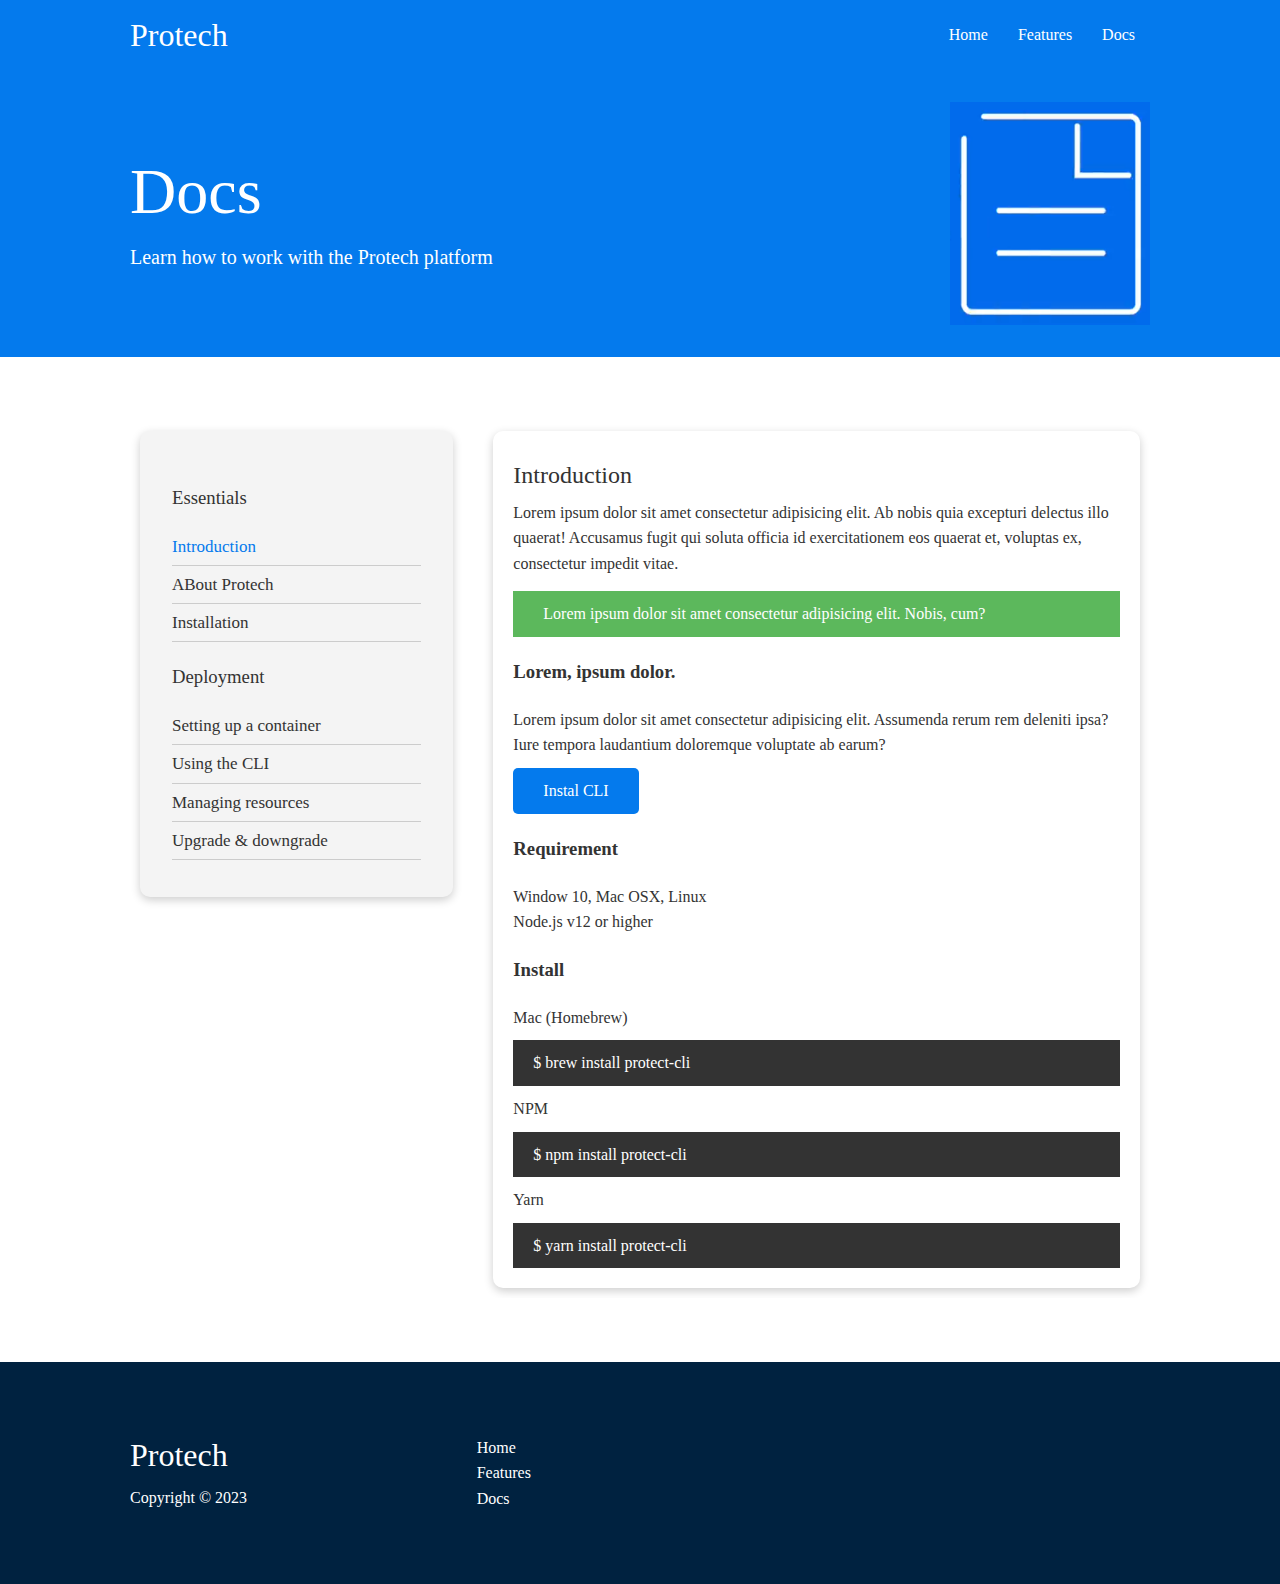
<file: docs.html>
<!DOCTYPE html>
<html lang="en">
<head>
    <meta charset="UTF-8">
    <meta name="viewport" content="width=device-width, initial-scale=1.0">
    <title>Pro|tech.</title>
    <!-- link for fontawesome -->
    <link rel="stylesheet" href="https://cdnjs.cloudflare.com/ajax/libs/font-awesome/6.4.2/css/all.min.css" integrity="sha512-z3gLpd7yknf1YoNbCzqRKc4qyor8gaKU1qmn+CShxbuBusANI9QpRohGBreCFkKxLhei6S9CQXFEbbKuqLg0DA==" crossorigin="anonymous" referrerpolicy="no-referrer" />

    <!-- link for css styling -->
    <link rel="stylesheet" href="main.css" type="text/css">

    <!-- link for frameworkk or utilities -->
    <link rel="stylesheet" href="utilities.css" type="text/css">
</head>
<body>
    <!-- navbar -->
    <div class="navbar">
        <div class="container flex">
            <h1 class="logo">Protech</h1>
            <nav>
                <ul>
                    <li><a href="index.html">Home</a></li>
                    <li><a href="features.html">Features</a></li>
                    <li><a href="docs.html">Docs</a></li>
                </ul>
            </nav>
        </div>
    </div>

    <!-- head -->
    <section class="docs-head bg-primary py-3">
        <div class="container grid">
            <div>
                <h1 class="xl">Docs</h1>
                <p class="lead">Learn how to work with the Protech platform</p>
            </div>
            <img src="docs.png" alt="">
        </div>
    </section>

    <!-- Docs main -->
    <section class="docs-main my-4">
        <div class="container grid">
            <div class="card bg-light p-3">
                <h3 class="my-2">Essentials</h3>
                <nav>
                    <ul>
                        <li><a class="text-primary" href="#">Introduction</a></li>
                        <li><a href="#">ABout Protech</a></li>
                        <li><a href="#">Installation</a></li>
                    </ul>
                </nav>

                <h3 class="my-2">Deployment</h3>
                <nav>
                    <ul>
                        <li><a href="#">Setting up a container</a></li>
                        <li><a href="#">Using the CLI</a></li>
                        <li><a href="#">Managing resources</a></li>
                        <li><a href="#">Upgrade & downgrade</a></li>
                    </ul>
                </nav>
            </div>
            <div class="card">
                <h2>Introduction</h2>
                <p>Lorem ipsum dolor sit amet consectetur adipisicing elit. Ab nobis quia excepturi delectus illo quaerat! Accusamus fugit qui soluta officia id exercitationem eos quaerat et, voluptas ex, consectetur impedit vitae.</p>

                <div class="alert alert-success">
                    <i class="fas fa-info"></i> Lorem ipsum dolor sit amet consectetur adipisicing elit. Nobis, cum?
                </div>

                <h3>Lorem, ipsum dolor.</h3>
                <p>Lorem ipsum dolor sit amet consectetur adipisicing elit. Assumenda rerum rem deleniti ipsa? Iure tempora laudantium doloremque voluptate ab earum?</p>
                <a href="#" class="btn btn-primary">Instal CLI</a>

                <h3>Requirement</h3>
                <ul>
                    <li>Window 10, Mac OSX, Linux</li>
                    <li>Node.js v12 or higher</li>
                </ul>

                <h3>Install</h3>
                <p>Mac (Homebrew)</p>
                <pre><code>$ brew install protect-cli</code></pre>
                <p>NPM</p>
                <pre><code>$ npm install protect-cli</code></pre>
                <p>Yarn</p>
                <pre><code>$ yarn install protect-cli</code></pre>
            </div>
        </div>
    </section>


    <!-- Footer -->
    <footer class="footer bg-dark py-5">
        <div class="container grid grid-3">
            <div>
                <h1>Protech</h1>
                <p>Copyright &copy; 2023</p>
            </div>
            <nav>
                <ul>
                    <li><a href="index.html">Home</a></li>
                    <li><a href="features.html">Features</a></li>
                    <li><a href="docs.html">Docs</a></li>
                </ul>
            </nav>
            <div class="social">
                <a href="#"><i class="fab fa-twitter fa-2x"></i></a>
                <a href="#"><i class="fab fa-facebook fa-2x"></i></a>
                <a href="#"><i class="fab fa-instagram fa-2x"></i></a>
                <a href="#"><i class="fab fa-whatsapp fa-2x"></i></a>
            </div>
        </div>
    </footer>
</body>
</html>
</file>
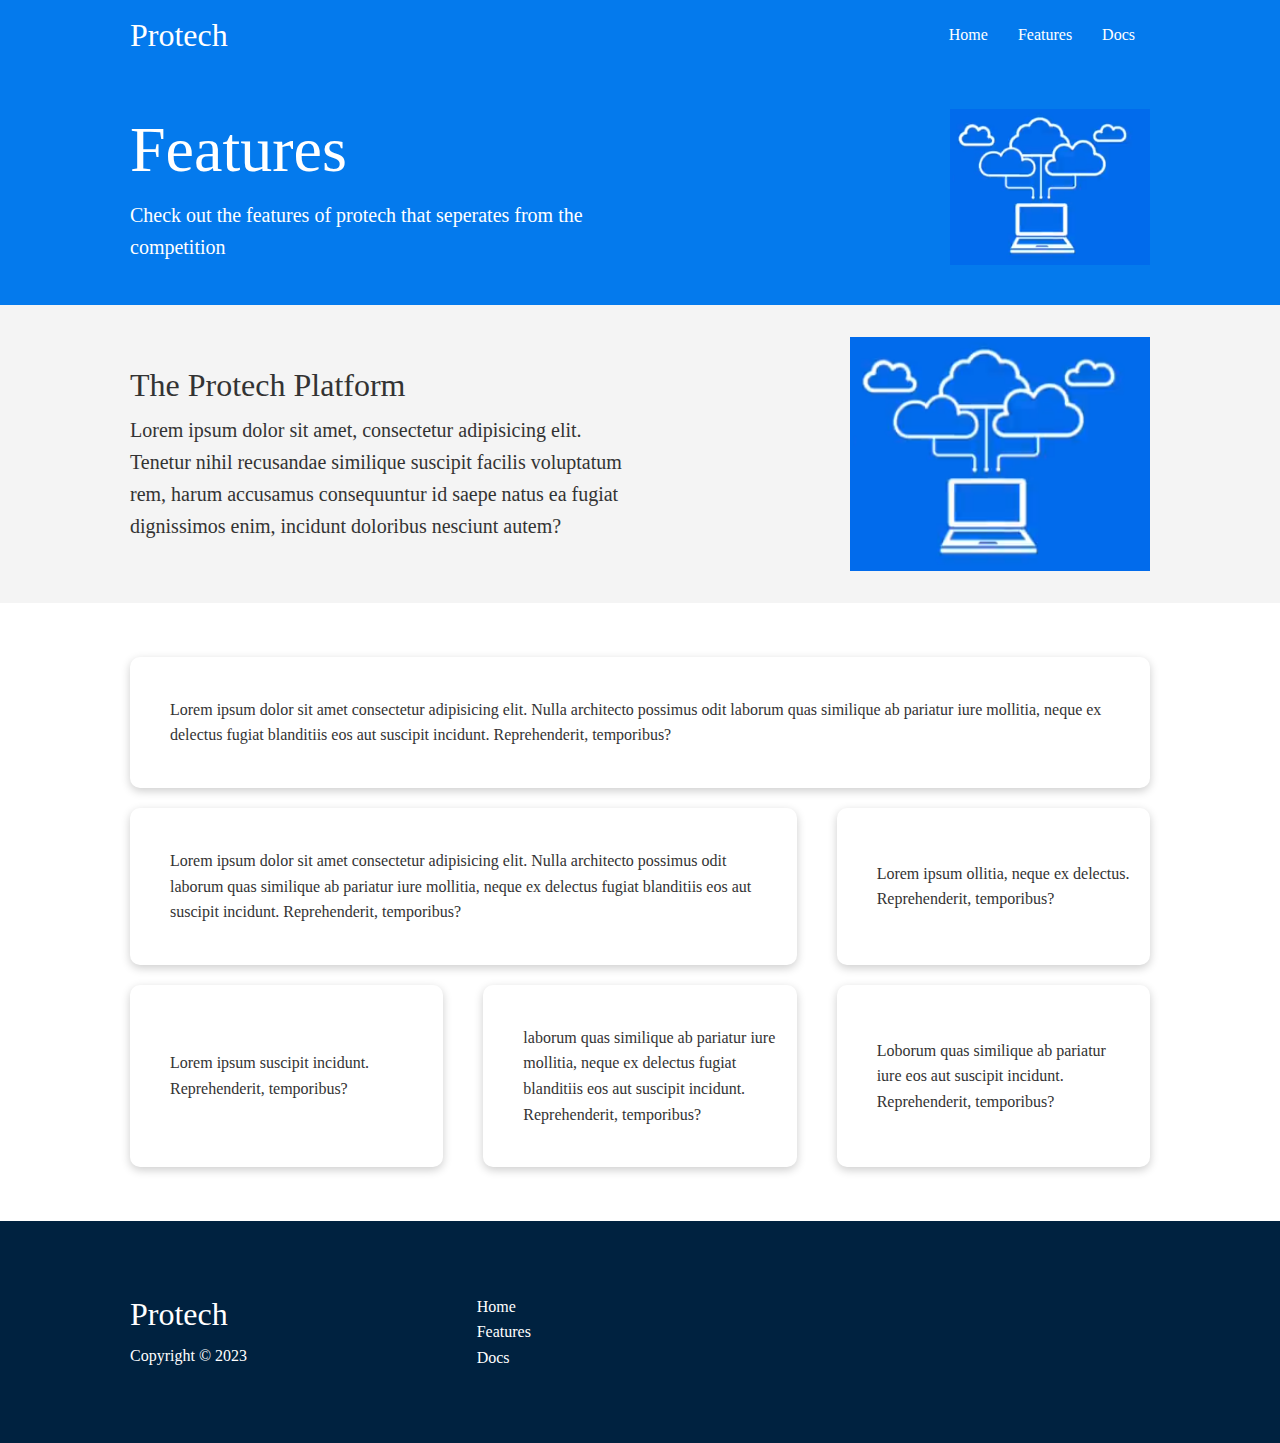
<file: features.html>
<!DOCTYPE html>
<html lang="en">
<head>
    <meta charset="UTF-8">
    <meta name="viewport" content="width=device-width, initial-scale=1.0">
    <title>Pro|tech.</title>
    <!-- link for fontawesome -->
    <link rel="stylesheet" href="https://cdnjs.cloudflare.com/ajax/libs/font-awesome/6.4.2/css/all.min.css" integrity="sha512-z3gLpd7yknf1YoNbCzqRKc4qyor8gaKU1qmn+CShxbuBusANI9QpRohGBreCFkKxLhei6S9CQXFEbbKuqLg0DA==" crossorigin="anonymous" referrerpolicy="no-referrer" />

    <!-- link for css styling -->
    <link rel="stylesheet" href="main.css" type="text/css">

    <!-- link for frameworkk or utilities -->
    <link rel="stylesheet" href="utilities.css" type="text/css">
</head>
<body>
    <!-- navbar -->
    <div class="navbar">
        <div class="container flex">
            <h1 class="logo">Protech</h1>
            <nav>
                <ul>
                    <li><a href="index.html">Home</a></li>
                    <li><a href="features.html">Features</a></li>
                    <li><a href="docs.html">Docs</a></li>
                </ul>
            </nav>
        </div>
    </div>

    <!-- head -->
    <section class="features-head bg-primary py-3">
        <div class="container grid">
            <div>
                <h1 class="xl">Features</h1>
                <p class="lead">Check out the features of protech that seperates from the competition</p>
            </div>
            <img src="cloud.PNG" alt="">
        </div>
    </section>

    <!-- sub head -->
    <section class="features-sub-head bg-light py-3">
        <div class="container grid">
            <div>
                <h1 class="md">The Protech Platform</h1>
                <p class="lead">Lorem ipsum dolor sit amet, consectetur adipisicing elit. Tenetur nihil recusandae similique suscipit facilis voluptatum rem, harum accusamus consequuntur id saepe natus ea fugiat dignissimos enim, incidunt doloribus nesciunt autem?</p>
            </div>
            <img src="cloud.PNG" alt="">
        </div>
    </section>



    <section class="features-main my-2">
        <div class="container grid grid-3">
            <div class="card flex">
                <i class="fas fa-server fa-3x"></i>
                <p>Lorem ipsum dolor sit amet consectetur adipisicing elit. Nulla architecto possimus odit laborum quas similique ab pariatur iure mollitia, neque ex delectus fugiat blanditiis eos aut suscipit incidunt. Reprehenderit, temporibus?</p>
            </div>
            <div class="card flex">
                <i class="fas fa-laptop-file fa-3x"></i>
                <p>Lorem ipsum dolor sit amet consectetur adipisicing elit. Nulla architecto possimus odit laborum quas similique ab pariatur iure mollitia, neque ex delectus fugiat blanditiis eos aut suscipit incidunt. Reprehenderit, temporibus?</p>
            </div>
            <div class="card flex">
                <i class="fas fa-database fa-3x"></i>
                <p>Lorem ipsum ollitia, neque ex delectus. Reprehenderit, temporibus?</p>
            </div>
            <div class="card flex">
                <i class="fas fa-upload fa-3x"></i>
                <p>Lorem ipsum  suscipit incidunt. Reprehenderit, temporibus?</p>
            </div>
            <div class="card flex">
                <i class="fas fa-power-off fa-3x"></i>
                <p>laborum quas similique ab pariatur iure mollitia, neque ex delectus fugiat blanditiis eos aut suscipit incidunt. Reprehenderit, temporibus?</p>
            </div>
            <div class="card flex">
                <i class="fas fa-laptop-code fa-3x"></i>
                <p>Loborum quas similique ab pariatur iure eos aut suscipit incidunt. Reprehenderit, temporibus?</p>
            </div>
        </div>
    </section>

    <!-- Footer -->
    <footer class="footer bg-dark py-5">
        <div class="container grid grid-3">
            <div>
                <h1>Protech</h1>
                <p>Copyright &copy; 2023</p>
            </div>
            <nav>
                <ul>
                    <li><a href="index.html">Home</a></li>
                    <li><a href="features.html">Features</a></li>
                    <li><a href="docs.html">Docs</a></li>
                </ul>
            </nav>
            <div class="social">
                <a href="#"><i class="fab fa-twitter fa-2x"></i></a>
                <a href="#"><i class="fab fa-facebook fa-2x"></i></a>
                <a href="#"><i class="fab fa-instagram fa-2x"></i></a>
                <a href="#"><i class="fab fa-whatsapp fa-2x"></i></a>
            </div>
        </div>
    </footer>
</body>
</html>
</file>
<file: main.css>
*{
    margin: 0;
    padding: 0;
    box-sizing: border-box;
    font-family: poppins;
}

:root{
    --primary-color: #047aed; 
    --secondary-color: #1c3fa8; 
    --dark-color: #002240; 
    --light-color: #f4f4f4; 
    --success-color: #5cb85c; 
    --error-color: #d9534f; 
}


body{
    color: #333;
    line-height: 1.6;
}
ul{
    list-style-type: none;
}
a{
    text-decoration: none;
    color: #333;
}
h1, h2{
    font-weight: 300;
    line-height: 1.2;
    margin: 10px 0;
}
p{
    margin: 10px 0;
}
img{
    width: 100%;
}

code, pre{
    background: #333;
    color: #fff;
    padding: 10px;
}


/* header styling */
.navbar{
    background-color: var(--primary-color);
    color: #fff;
    height: 70px;
}

.navbar ul{
    display: flex;
}

.navbar a{
    color: #fff;
    padding: 10px;
    margin: 0 5px;
}

.navbar a:hover{
    border-bottom: 2px #fff solid;
}

.navbar .flex{
    justify-content: space-between;
}

/* showcase */
.showcase{
    height: 400px;
    background-color: var(--primary-color);
    color: #fff;
    position: relative;
}

.showcase h1{
    font-size: 40px;
}

.showcase p{
    margin: 20px 0;
}

.showcase .grid{
    overflow: visible;
    grid-template-columns: 55% 45%;
    gap: 30px;
}

.showcase-text{
    animation: slideInFromLeft 1s ease-in;
}

.showcase-form{
    position: relative;
    top: 60px;
    height: 350px;
    width: 400px;
    padding: 40px;
    z-index: 100;
    animation: slideInFromRight 1s ease-in;
}

.showcase-form .form-control{
    margin: 30px 0;
}

.showcase-form input[type='text'],
.showcase-form input[type='email']{
    border: 0;
    border-bottom: 1px solid #b4becb;
    width: 100%;
    padding: 3px;
    font-size: 16px;
}

.showcase-form input:focus{
    outline: none;
}

.showcase::before,
.showcase::after{
    content: '';
    position: absolute;
    height: 100px;
    bottom: -70px;
    right: 0;
    left: 0;
    background: white;
    transform: skewY(-3deg);
    -webkit-transform: skewY(-3deg);
    -moz-transform: skewY(-3deg);
    -ms-transform: skewY(-3deg);
}

/* stats */
.stats{
    padding-top: 100px;
    animation: slideInFromBottom 1s ease-in;

}

.stats-headings{
    max-width: 500px;
    margin: 0 auto;
}

.stats .grid h3{
    font-size: 35px;
}

.stats .grid p{
    font-size: 20px;
    font-weight: bold;
}

/* Cli */
.cli .grid{
    grid-template-columns: repeat(3, 1fr);
    grid-template-rows: repeat(2, 1fr);
}

.cli .grid > *:first-child {
    grid-column: 1 / span 2;
    grid-row: 1 / span 2;
}

/* Cloud */
.cloud .grid{
    grid-template-columns: 4fr 3fr;
}

/* Languages */

.languages .flex{
    flex-wrap: wrap;
}
.languages .card{
    text-align: center;
    margin: 18px 10px 40px;
    transition: .2s ease-in;
}

.languages .card h4{
    font-size: 20px;
    margin-bottom: 10px;
}

.languages .card:hover{
    transform: translateY(-15px);
}


/* FEatures */
.features-head img, 
.docs-head img{
    width: 200px;
    justify-self: flex-end;
}

.features-sub-head img{
    width: 300px;
    justify-self: flex-end;
}

.features-main .card > i{
    margin-right: 20px;
}

.features-main .grid{
    padding: 30px;
}

.features-main .grid > *:first-child{
    grid-column: 1 / span 3;
}

.features-main .grid > *:nth-child(2){
    grid-column: 1 / span 2; 
}

/* Docs */
.docs-main h3{
    margin: 20px 0;
}

.docs-main .grid{
    grid-template-columns: 1fr 2fr;
    align-items: flex-start;
}

.docs-main nav li{
    font-size: 17px;
    padding-bottom: 5px;
    margin-bottom: 5px;
    border-bottom: 1px solid #ccc;
}

.docs-main a:hover{
    font-weight: bold;
}


/* Footer */
.footer .social a{
    margin: 0 10px;
}


/* ANIMATIONS */
@keyframes slideInFromLeft {
    0%{
        transform: translateX(-100%);
    }

    100%{
        transform: translateX(0);
    }
}

@keyframes slideInFromRight {
    0%{
        transform: translateX(100%);
    }

    100%{
        transform: translateX(0);
    }
}

@keyframes slideInFromTop {
    0%{
        transform: translateY(-100%);
    }

    100%{
        transform: translateX(0);
    }
}

@keyframes slideInFromBottom {
    0%{
        transform: translateY(100%);
    }

    100%{
        transform: translateX(0);
    }
}

/* Tablets and under */
@media (max-width: 768px) {
    .grid,
    .showcase .grid,
    .stats .grid,
    .cli .grid,
    .cloud .grid,
    .features-main .grid,
    .docs-main .grid{
        grid-template-columns: 1fr;
        grid-template-rows: 1fr;
    }

    .showcase{
        height: auto;
    }

    .showcase-text{
        text-align: center;
        margin-top: 40px;
        animation: slideInFromTop 1s ease-in;

    }

    .showcase-form{
        justify-self: center;
        margin: auto;
        animation: slideInFromBottom 1s ease-in;
    }

    .cli .grid > *:first-child{
        grid-row: 1;
        grid-column: 1;
    }

    .features-head,
    .features-sub-head,
    .docs-head{
        text-align: center;
    }

  .features-head,
  .features-sub-head,
  .docs-head{
    justify-self: center;
  }

    .features-main .grid > *:first-child, 
    .features-main .grid > *:nth-child(2){
        grid-column: 1;
    }
}
/* Mobile */
@media (max-width: 500px) {
    .navbar{
        height: 110px;
    }

    .navbar .flex{
        flex-direction: column;
    }

    .navbar ul{
        padding: 10px;
        background-color: rgba(0, 0, 0, .1);
    }

    .features-head,
    .features-sub-head,
    .docs-head{
      justify-self: center;
    }

    .showcase-form{
        width: 350px;
    }

    .features-sub-head,
    .container .grid > div h1{
        border: 1px solid;
        display: list-item;
        margin: auto;
    }
}
</file>
<file: utilities.css>
/* utilities */
.container{
    max-width: 1100px;
    margin: 0 auto;
    overflow: auto;
    padding: 0 40px;
}

.card{
    background-color: #fff;
    color: #333;
    border-radius: 10px;
    box-shadow: 0 3px 10px rgba(0, 0, 0, 0.2);
    padding: 20px;
    margin: 10px;
}

.btn{
    display: inline-block;
    padding: 10px 30px;
    cursor: pointer;
    background: var(--primary-color);
    color: #fff;
    border: none;
    border-radius: 5px;
}

.btn-outline{
    background-color: transparent;
    border: 1px solid #fff;
}

.btn:hover{
    transform: scale(0.98);
}

/* background & colored buttons */
.bg-primary, 
.btn-primary{
    background-color: var(--primary-color);
    color: #fff;
}

.bg-secondary, 
.btn-secondary{
    background-color: var(--secondary-color);
    color: #fff;
}

.bg-dark, 
.btn-dark{
    background-color: var(--dark-color);
    color: #fff;
}

.bg-light, 
.btn-light{
    background-color: var(--light-color);
    color: #333;
}

.bg-primary a, 
.btn-primary a,
.bg-secondary a, 
.btn-secondary a,
.bg-dark a, 
.btn-dark a{
    color: #fff;
}

/* texxt colour */
.text-primary{
    color: var(--primary-color);
}

.text-secondary{
    color: var(--secondary-color);
}

.text-dark{
    color: var(--dark-color);
}

.text-light{
    color: var(--light-color);
}

/* text sizes */
.lead{
    font-size: 20px;
}

.sm {
    font-size: 1rem;
}

.md{
    font-size: 2rem;
}

.lg{
    font-size: 3rem;
}

.xl{
    font-size: 4rem;
}

.text-center{
    text-align: center;
}

/* Alert */
.alert{
    background-color: var(--light-color);
    padding: 10px 20px;
    font-weight: bold;
    margin: 15px 0;
}

.alert i{
    margin-right: 10px;
}

.alert-success{
    background-color: var(--success-color);
    font-weight: lighter;
    color: #fff;
}

.alert-error{
    background-color: var(--error-color);
    color: #fff;
}

.flex{
    display: flex;
    justify-content: center;
    align-items: center;
    height: 100%;
}

.grid{
    display: grid;
    grid-template-columns: repeat(2, 1fr);
    gap: 20px;
    justify-content: center;
    align-items: center;
    height: 100%;
}
.grid-3{
    grid-template-columns: repeat(3, 1fr);
}

/* margin */
.my-1{
    margin: 1rem 0;
    font-weight: 300;
}
.my-2{
    margin: 1.5rem 0;
    font-weight: 300;
}
.my-3{
    margin: 2rem 0;
    font-weight: 300;
}
.my-4{
    margin: 4rem 0;
    font-weight: 300;
}
.my-5{
    margin: 4rem 0;
    font-weight: 300;
}
.m-1{
    margin: 1rem;
    font-weight: 300;
}
.m-2{
    margin: 1.5rem;
    font-weight: 300;
}
.m-3{
    margin: 2rem;
    font-weight: 300;
}
.m-4{
    margin: 4rem;
    font-weight: 300;
}
.m-5{
    margin: 4rem;
    font-weight: 300;
}




/* padding */
.py-1{
    padding: 1rem 0;
    font-weight: 300;
}
.py-2{
    padding: 1.5rem 0;
    font-weight: 300;
}
.py-3{
    padding: 2rem 0;
    font-weight: 300;
}
.py-4{
    padding: 4rem 0;
    font-weight: 300;
}
.py-5{
    padding: 4rem 0;
    font-weight: 300;
}
.p-1{
    padding: 1rem;
    font-weight: 300;
}
.p-2{
    padding: 1.5rem;
    font-weight: 300;
}
.p-3{
    padding: 2rem;
    font-weight: 300;
}
.p-4{
    padding: 4rem;
    font-weight: 300;
}
.p-5{
    padding: 4rem;
    font-weight: 300;
}
</file>
